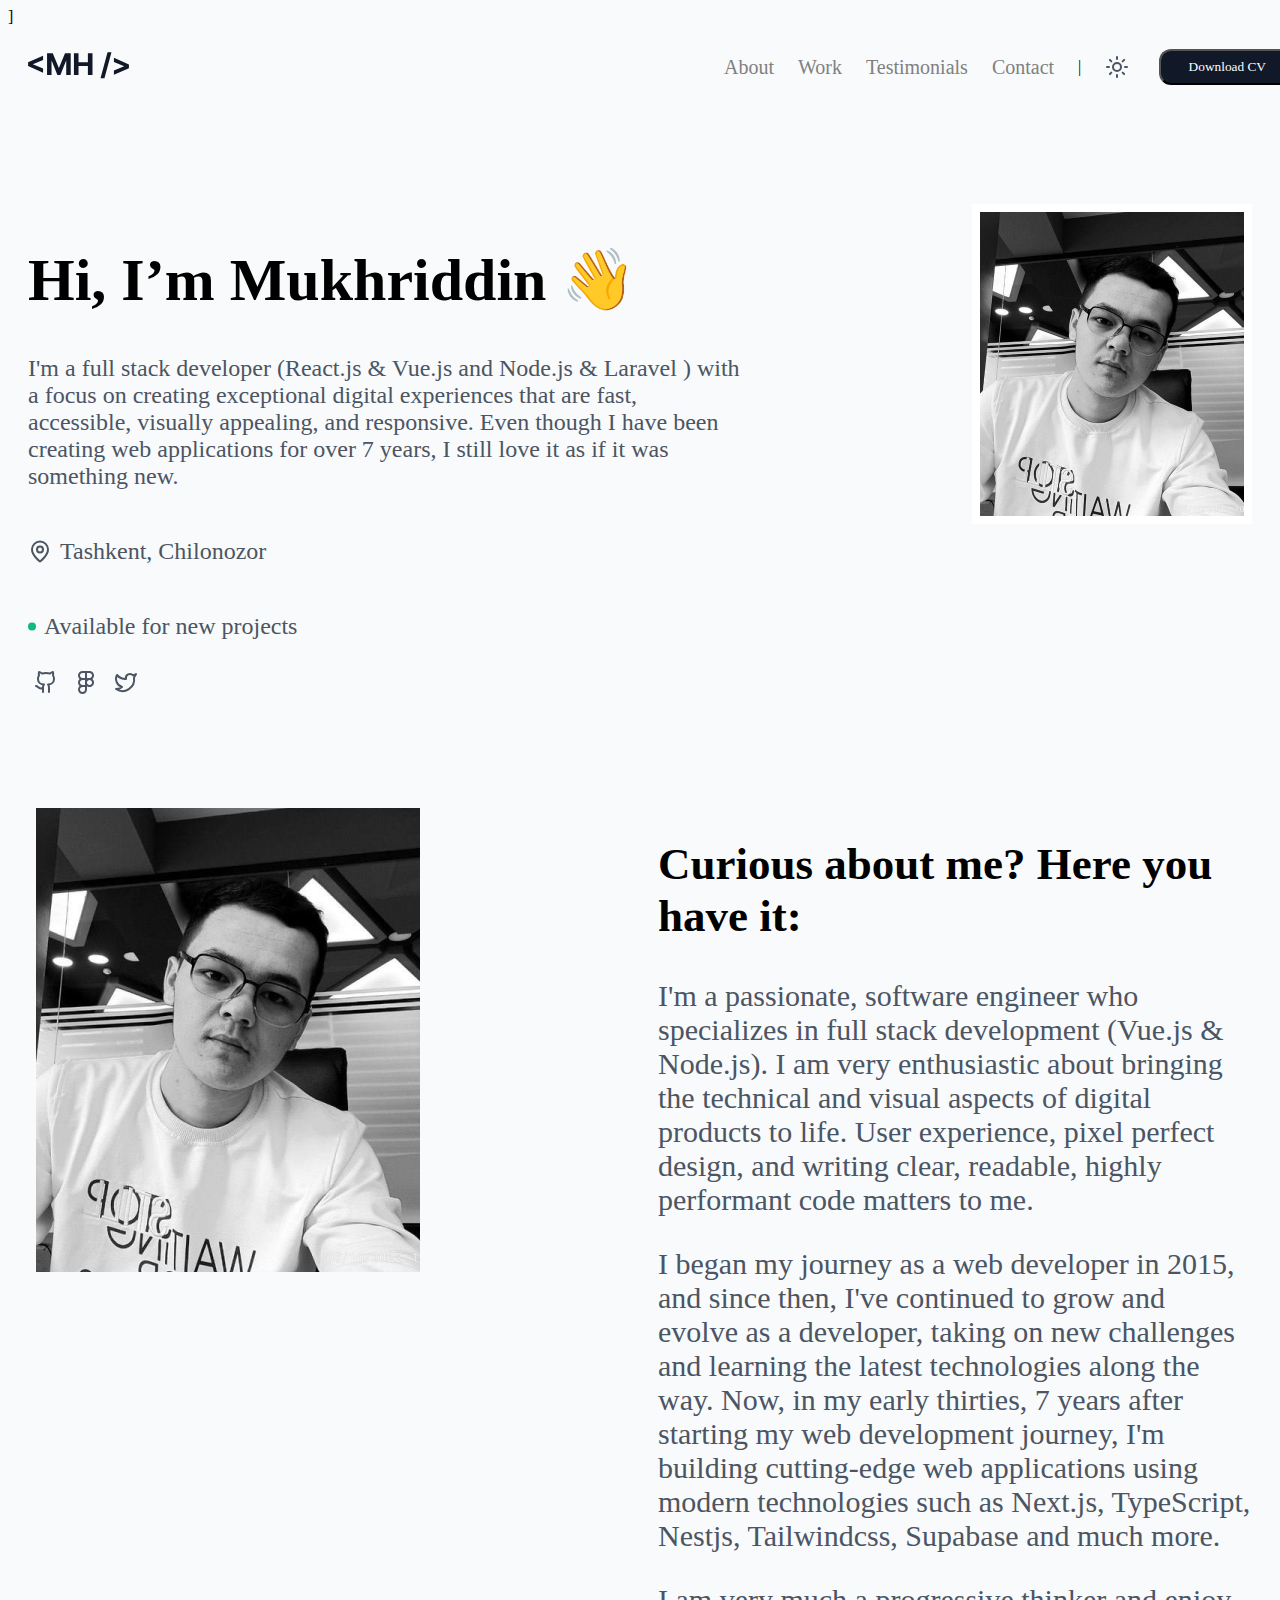
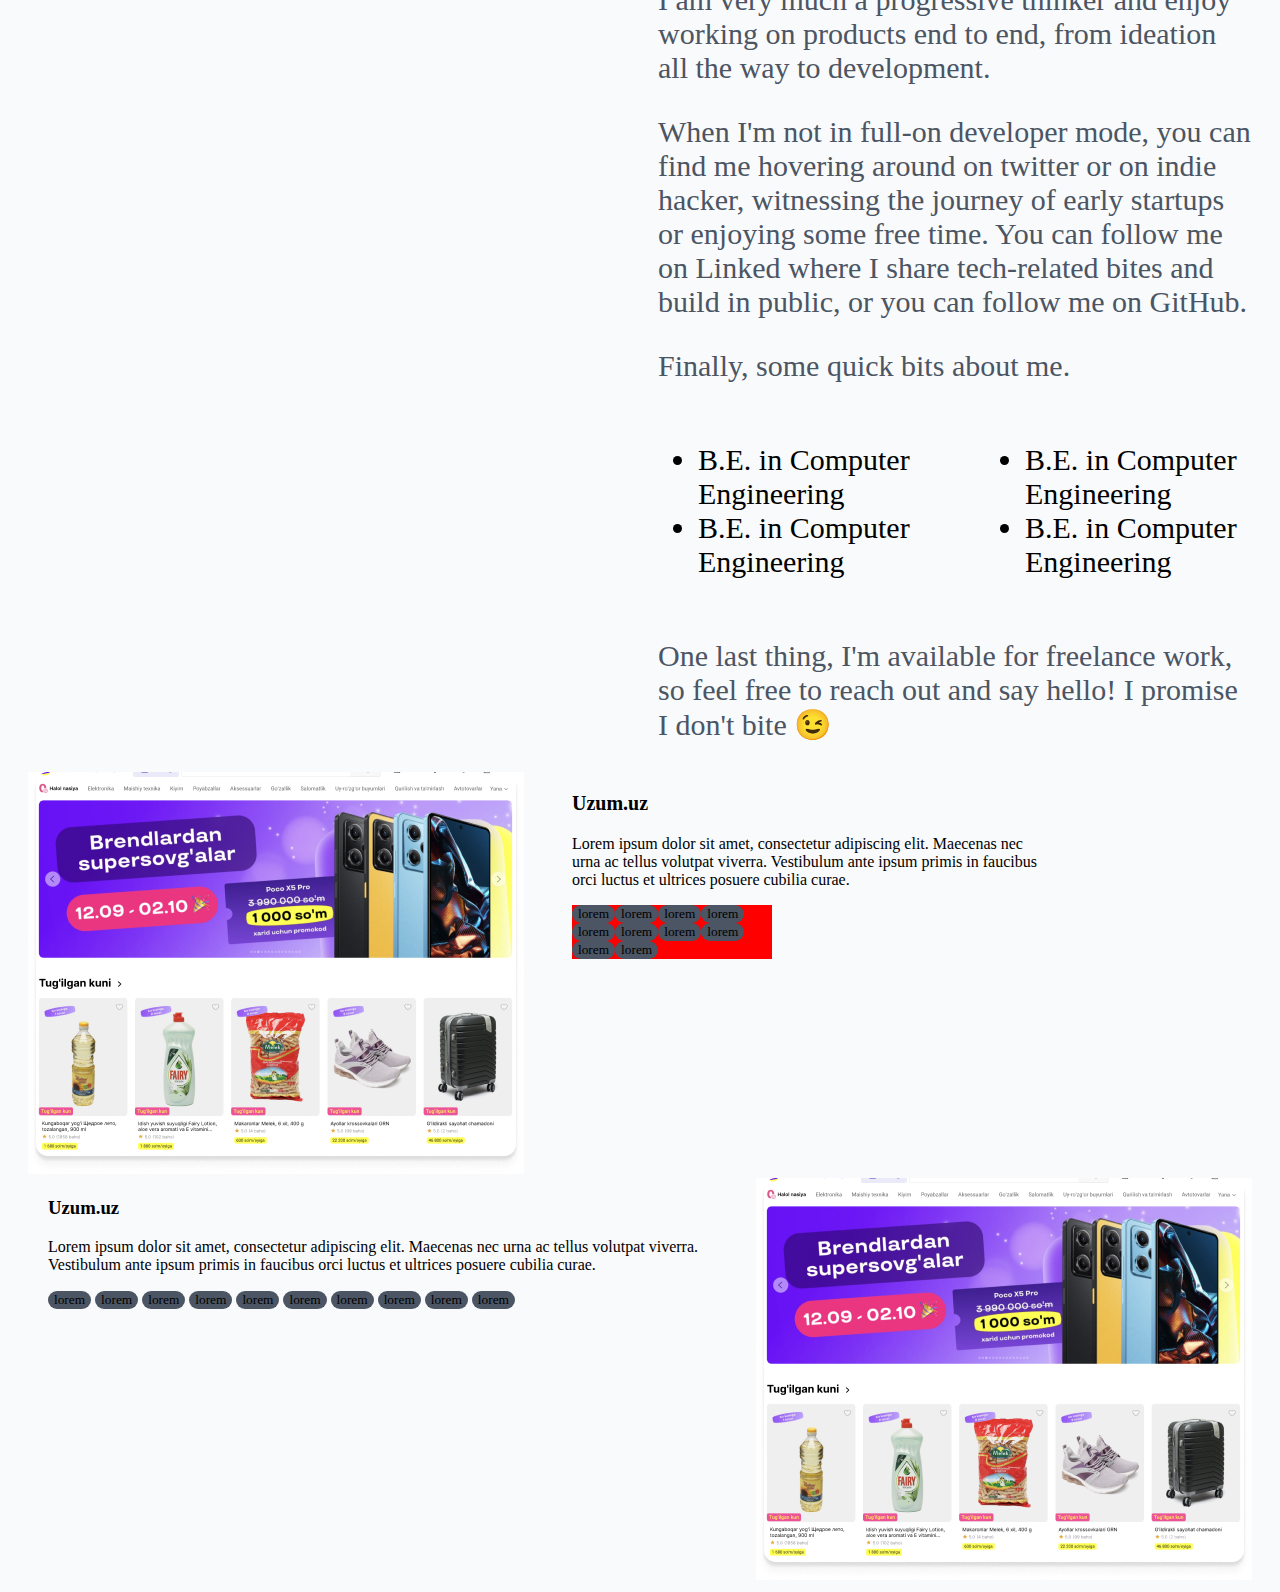
<file: Desktop/SCSS STARTER/index.html>
<!DOCTYPE html>
<html lang="en">

<head>
    <meta charset="UTF-8">
    <meta name="viewport" content="width=device-width, initial-scale=1.0">
    <link rel="preconnect" href="https://fonts.googleapis.com">
    <link rel="preconnect" href="https://fonts.gstatic.com" crossorigin>
    <link href="https://fonts.googleapis.com/css2?family=Madimi+One&display=swap" rel="stylesheet">
    <title>Document</title>
    <link rel="stylesheet" href="./css/style.min.css">
    ]
</head>

<body>


    <header>
        <div class="container">
            <nav class="nav">
                <div>
                    <a href="#"><img src="./assets/image/_.svg" alt=""></a>
                </div>
                <ul>
                    <li><a href="#">About</a></li>
                    <li><a href="#">Work</a></li>
                    <li><a href="#">Testimonials</a></li>
                    <li><a href="#">Contact</a></li>
                    <p>|</p>
                    <div class="button">
                        <img src="./assets/image/Icon.svg" alt="photo">
                        <button>Download CV</button>
                    </div>
                </ul>
            </nav>
        </div>
    </header>

    <section id="intro">

        <div class="container">
            <div class="wrapper">
                <div class="card_intro_left">
                    <h1>Hi, I’m Mukhriddin 👋</h1>
                    <p>I'm a full stack developer (React.js & Vue.js and Node.js & Laravel ) with a focus on creating
                        exceptional digital experiences that are fast, accessible, visually appealing, and responsive.
                        Even though I have been creating web applications for over 7 years, I still love it as if it was
                        something new.</p>

                    <div class="intro_bottom">
                        <img src="./assets/icons/Icon.svg" alt="">
                        <p>Tashkent, Chilonozor</p>
                    </div>
                    <div class="intro_bottom2">
                        <img src="./assets/icons/icon-dot-emerald-500.svg" alt="">
                        <p>Available for new projects</p>
                    </div>
                    <div class="intro_bottom_icons">
                        <img src="./assets/icons/Icon Button.svg" alt="">
                        <img src="./assets/icons/button.svg" alt="">
                        <img src="./assets/icons/Icon botton.svg" alt="">
                    </div>
                </div>
                <div class="card_ontro_right">
                    <img src="./assets/image/Pic.jpg" alt="">
                </div>
            </div>
        </div>
    </section>

    <section id="abaut">
        <div class="container">
            <div class="wrapper_abaut">
                <div class="wrapper_abaut_left">
                    <img src="./assets/image/pic.800.jpg" alt="">
                </div>
                <div class="wrapper_abaut_right">
                    <h2>
                        Curious about me? Here you have it:
                    </h2>
                    <p>I'm a passionate, software engineer who specializes in full stack development (Vue.js & Node.js).
                        I am very enthusiastic about bringing the technical and visual aspects of digital products to
                        life. User experience, pixel perfect design, and writing clear, readable, highly performant code
                        matters to me.</p>

                    <p>
                        I began my journey as a web developer in 2015, and since then, I've continued to grow and evolve
                        as a developer, taking on new challenges and learning the latest technologies along the way.
                        Now, in my early thirties, 7 years after starting my web development journey, I'm building
                        cutting-edge web applications using modern technologies such as Next.js, TypeScript, Nestjs,
                        Tailwindcss, Supabase and much more.
                    </p>
                    <p>
                        I am very much a progressive thinker and enjoy working on products end to end, from ideation all
                        the way to development.
                    </p>
                    <p>
                        When I'm not in full-on developer mode, you can find me hovering around on twitter or on indie
                        hacker, witnessing the journey of early startups or enjoying some free time. You can follow me
                        on Linked where I share tech-related bites and build in public, or you can follow me on GitHub.
                    </p>

                    <p>
                        Finally, some quick bits about me.
                    </p>

                    <div class="div">
                        <div class="ul_abaut">
                            <ul>
                                <li>
                                    B.E. in Computer Engineering
                                </li>
                                <li>
                                    B.E. in Computer Engineering
                                </li>
                            </ul>
                        </div>
                        <div class="ul_abaut2">
                            <ul>
                                <li>
                                    B.E. in Computer Engineering
                                </li>
                                <li>
                                    B.E. in Computer Engineering
                                </li>
                            </ul>
                        </div>
                    </div>
                    <p>One last thing, I'm available for freelance work, so feel free to reach out and say hello! I
                        promise I don't bite 😉</p>
                </div>
            </div>
        </div>
    </section>

    <section id="work">
        <div class="container">
            <div class="wrapper_lef_right">
                <div class="wrapper_left">
                    <img src="./assets/image/Picture.jpg" alt="">
                </div>
                <div class="wrapper_right">
                    <h3>Uzum.uz </h3>
                    <p>Lorem ipsum dolor sit amet, consectetur adipiscing elit. Maecenas nec urna ac tellus volutpat
                        viverra. Vestibulum ante ipsum primis in faucibus orci luctus et ultrices posuere cubilia curae.
                        </p>
                        <div class="btn_div">
                            <button style="border: none; border-radius: 18px; background-color: #4B5563;">
                                lorem
                            </button>

                            <button style="border: none; border-radius: 18px; background-color: #4B5563;">
                                lorem
                            </button>

                            <button style="border: none; border-radius: 18px; background-color: #4B5563;">
                                lorem
                            </button>

                            <button style="border: none; border-radius: 18px; background-color: #4B5563;">
                                lorem
                            </button>

                            <button style="border: none; border-radius: 18px; background-color: #4B5563;">
                                lorem
                            </button>

                            <button style="border: none; border-radius: 18px; background-color: #4B5563;">
                                lorem
                            </button>
                            <button style="border: none; border-radius: 18px; background-color: #4B5563;">
                                lorem
                            </button>
                            <button style="border: none; border-radius: 18px; background-color: #4B5563;">
                                lorem
                            </button>
                            <button style="border: none; border-radius: 18px; background-color: #4B5563;">
                                lorem
                            </button>
                            <button style="border: none; border-radius: 18px; background-color: #4B5563;">
                                lorem
                            </button>
                        </div>
                </div>
            </div>
        </section>
        <section id="second_work">
            <div class="container">
            <div class="wrapper_bottom_work">
                <div class="container">
                    <div class="wrapper_right_left">
                        <div class="wrappper_left">
                            <h3>Uzum.uz </h3>
                    <p>Lorem ipsum dolor sit amet, consectetur adipiscing elit. Maecenas nec urna ac tellus volutpat
                        viverra. Vestibulum ante ipsum primis in faucibus orci luctus et ultrices posuere cubilia curae.
                        </p>
                        <div class="btn_div">
                            <button style="border: none; border-radius: 18px; background-color: #4B5563;">
                                lorem
                            </button>

                            <button style="border: none; border-radius: 18px; background-color: #4B5563;">
                                lorem
                            </button>

                            <button style="border: none; border-radius: 18px; background-color: #4B5563;">
                                lorem
                            </button>

                            <button style="border: none; border-radius: 18px; background-color: #4B5563;">
                                lorem
                            </button>

                            <button style="border: none; border-radius: 18px; background-color: #4B5563;">
                                lorem
                            </button>

                            <button style="border: none; border-radius: 18px; background-color: #4B5563;">
                                lorem
                            </button>
                            <button style="border: none; border-radius: 18px; background-color: #4B5563;">
                                lorem
                            </button>
                            <button style="border: none; border-radius: 18px; background-color: #4B5563;">
                                lorem
                            </button>
                            <button style="border: none; border-radius: 18px; background-color: #4B5563;">
                                lorem
                            </button>
                            <button style="border: none; border-radius: 18px; background-color: #4B5563;">
                                lorem
                            </button>
                        </div>
                        </div>
                    </div>
                </div>
            </div>
            <div class="wrapper_right_">
                <img src="./assets/image/Picture.jpg" alt="">
            </div>
            
        </div>
    </div>
    </section>

    


    </main>

</body>

</html>
</file>
<file: Desktop/SCSS STARTER/css/style.min.css>
*{font-family:Inter}body{background-color:#f9fafb}.container{max-width:1440px;margin:0 auto;padding:0 20px}header .nav{display:flex;align-items:center;justify-content:space-between;gap:555px}header .nav ul{display:flex;justify-content:space-between;align-items:center;gap:24px;list-style-type:none}header .nav ul a{text-decoration:none;color:gray;font-size:20px;font-weight:500}header .nav ul a:hover{color:#111827}header .nav ul .button{display:flex;align-items:center;gap:30px}header .nav ul .button button{width:136px;height:36px;border-radius:12px;padding:6px 16px 6px 16px;background-color:#111827;color:#fff}header .nav ul .button button:hover{background-color:gray;color:#fff}.container{display:flex}.container .intro-right h1{font-size:60px;font-weight:600;line-height:72px;margin-bottom:20px;padding-top:70px}.container .intro-right p{font-size:16px;font-weight:400;line-height:24px;color:gray}.container .intro-right .intro-right-end{display:flex;align-items:center;gap:10px}.container .intro-right .intro-right-end p{font-size:18px;font-weight:500;line-height:24px}.container .intro-right .inrto-right-end2{display:flex;gap:10px;align-items:center}.container .intro-right .inrto-right-end2 p{font-size:18px;font-weight:500;line-height:24px}.container .intro-left{padding-top:120px}#intro{padding-top:96px}#intro .wrapper{display:flex;gap:230px}#intro .wrapper .card_intro_left{max-width:768px}#intro .wrapper .card_intro_left h1{font-size:60px}#intro .wrapper .card_intro_left p{font-size:24px;color:#4b5563}#intro .wrapper .card_intro_left .intro_bottom{display:flex;gap:8px}#intro .wrapper .card_intro_left .intro_bottom2{display:flex;gap:8px}#abaut{padding-top:96px}#abaut .wrapper_abaut{display:flex;gap:230px}#abaut .wrapper_abaut_right{font-size:30px;max-width:584}#abaut .wrapper_abaut_right p{color:#4b5563}#abaut .wrapper_abaut_right .div{display:flex}#abaut .wrapper_abaut_right .div .ul_abaut li{width:287px}#abaut .wrapper_abaut_right .div .ul_abaut .ul_abaut2{width:287px}#work .wrapper_lef_right{display:flex;gap:48px}#work .wrapper_lef_right .wrapper_right{max-width:480px}#work .wrapper_lef_right .wrapper_right h3{font-size:20px}#work .wrapper_lef_right .wrapper_right p{font-size:16px}#work .wrapper_lef_right .btn_div{width:200px;display:flex;flex-wrap:wrap;background-color:red}/*# sourceMappingURL=style.min.css.map */
</file>
